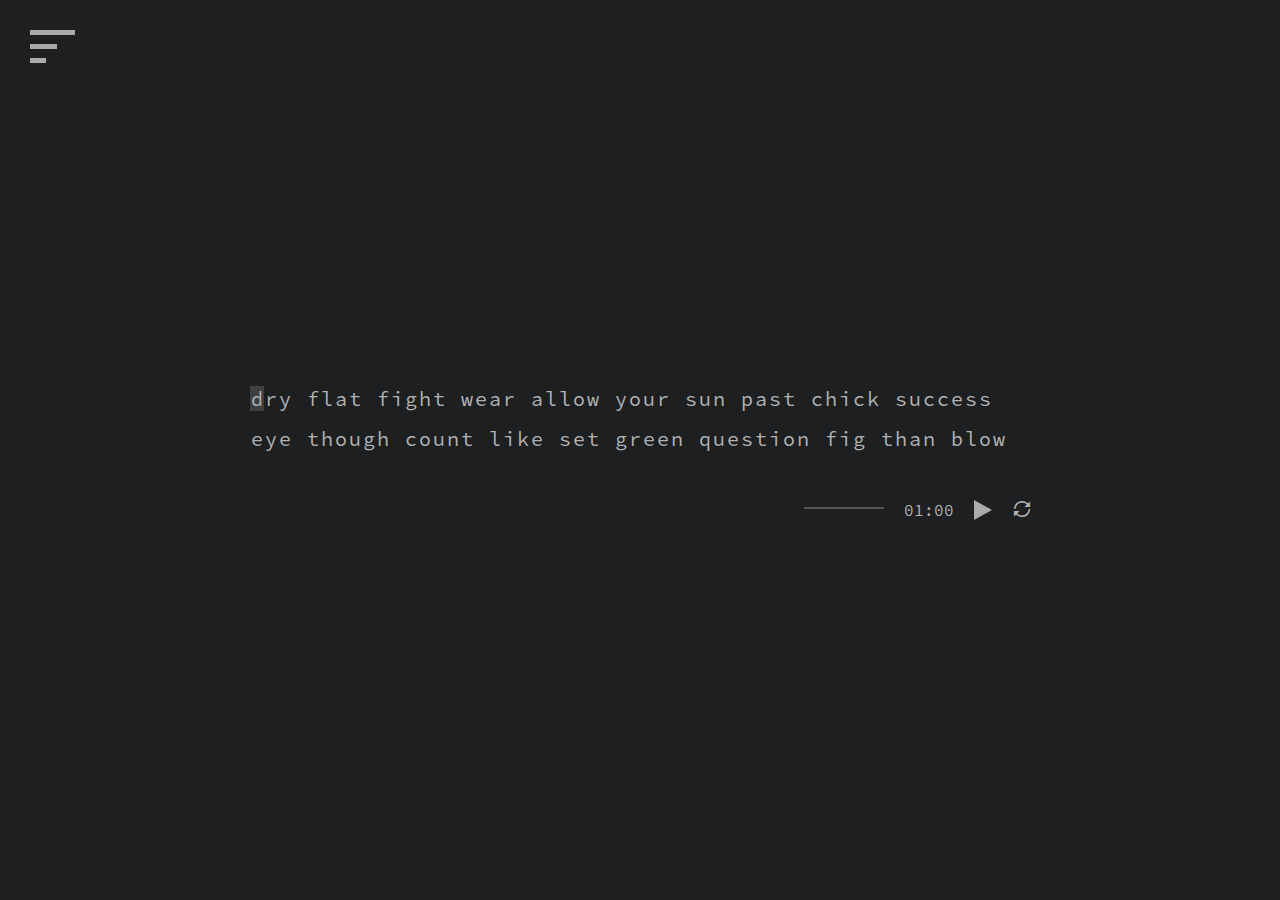
<file: index.html>
<!DOCTYPE html>
<html class="no-js">
<head>
    <meta charset="utf-8">
    <meta http-equiv="X-UA-Compatible" content="IE=edge">
    <title>打字練習</title>
    <meta name="viewport" content="width=device-width, initial-scale=1">
    <meta name="description" content="js 打字練習">
    <link rel='stylesheet' id='Reset-css' href='Reset.css' type='text/css' media='all' />
    <link rel="stylesheet" type="text/css" href="src/style.css">
    <link rel="stylesheet" href="main.css">
    <link rel="stylesheet" href="menu.css">
    <link rel="stylesheet" href="mouse.css">
    <link rel="stylesheet" href="keyboard.css">
</head>
<body class="dark">
    <aside id="menu">
        <div id="menu_icon_box">
            <a id="menu_icon" data-hover="hover">
                <i class="menu_icon_top"></i>
                <i class="menu_icon_middle"></i>
                <i class="menu_icon_bottom"></i>
            </a>
        </div>
        <div id="menu_box">
            <form id="modinput">
                <input type="radio" name="mod" value="mod1" id="mod1" checked><label for="mod1"
                    data-hover="hover2">英文單字</label>
                <input type="radio" name="mod" value="mod2" id="mod2"><label for="mod2" data-hover="hover2">隨機字母</label>
                <!-- <input type="radio" name="mod" value="mod3" id="mod3"><label for="mod3"
                    data-hover="hover2">中文單辭</label><br> -->

                <div id="BitCount">
                    最小字元:<input type="text" name="min" value="2" id="min"
                        oninput="value=value.replace(/[^\d]/g,'');if(value>20)value=20;if(value<1)value=1"
                        autocomplete="off"><br>
                    最大字元:<input type="text" name="max" value="6" id="max"
                        oninput="value=value.replace(/[^\d]/g,'');if(value>20)value=20;if(value<1)value=1"
                        autocomplete="off">
                </div>
                <div class="flexCenter">
                    <input type="checkbox" id="countdown" name="countdown" checked="checked" data-hover="hover2">
                    <label for="countdown" class="countdownBox">
                        <div class="one">計時模式</div>
                        <div class="two">自訂字數: </div>
                    </label>
                    <div id="TimeCD">
                        <span data-timeconfig="30" data-hover="hover3">30</span>／<span data-timeconfig="60"
                            data-hover="hover3" class="selected">60</span>／<span data-timeconfig="120"
                            data-hover="hover3">120</span>／<span data-timeconfig="180" data-hover="hover3">180</span>
                    </div>
                    <div id="WordCount">
                        <input type="text" name="article" value="90" id="article"
                            oninput="value=value.replace(/[^\d]/g,'')" autocomplete="off"><br>
                    </div>
                </div>
                <input type="submit" class="btn" value="確認" data-hover="hover">
                <div class="flexCenter">
                    <span>背景顏色</span>
                    <input type="checkbox" id="BColor">
                    <label id="Bgcolor" for="BColor" data-hover="hover3"></label>
                </div>
                <div>
                    <span>文字大小</span>
                    <input type="range" min="14" max="34" value="18" class="slider" id="fsRange" data-hover="hover2">
                </div>
                <div>
                    <span>鍵盤顯示</span>
                    <select id="keyboardMenu" data-hover="hover2">
                        <option value="1">無</option>
                        <!-- <option value="2">一般</option> -->
                        <option value="3">Chocolice</option>
                    </select>
                </div>
                <div>
                    <a href="./Chocolice/index.html" data-hover="hover2">Chocolice Show</a><br>
                    <a href="https://github.com/observersaber/observersaber.github.io" data-hover="hover2">github code</a>
                </div>
            </form>
        </div>
    </aside>

    <main id="midBox">
        <div id="main" class="loading">
            <p id="demo"></p>
        </div>
        <div id='headerIcon'>
            <div id="Electrocardiogram">
                <svg version="1.1" xmlns="http://www.w3.org/2000/svg" viewBox="0 0 20 10" id="eltd" width="80"
                    height="40">
                    <path style="fill:none;stroke:#aaa;stroke-width:.2;"
                        d="M 0 5 L 1 5 L 2 5 L 3 5 L 4 5 L 5 5 L 6 5 L 7 5 L 8 5 L 9 5 L 10 5 L 11 5 L 12 5 L 13 5 L 14 5 L 15 5 L 16 5 L 17 5 L 18 5 L 19 5 L 20 5">
                </svg>
            </div>
            <div id="timing"></div>
            <div id="PausePlay" data-hover="hover3">
                <div id="pause"></div>
                <div id="play"></div>
            </div>
            <div id="reload" type="button"><i class="icon-loop2" data-hover="hover3"></i></div>
        </div>
        <div id="wpm" style="display:none"></div>
        <div id="alicekeyboard">
            <div id="k27_0">
                <i>ESC</i>
            </div>
            <div id="k33_0">
                <i>PGUP</i>
            </div>
            <div id="k34_0">
                <i>PGDN</i>
            </div>
            <div id="k36_0">
                <i>HOME</i>
            </div>
            <div id="k35_0">
                <i>END</i>
            </div>
            <div id="k192_0">
                <i>~</i>
            </div>
            <div id="k49_0">
                <i>1</i>
            </div>
            <div id="k50_0">
                <i>2</i>
            </div>
            <div id="k51_0">
                <i>3</i>
            </div>
            <div id="k52_0">
                <i>4</i>
            </div>
            <div id="k53_0">
                <i>5</i>
            </div>
            <div id="k54_0">
                <i>6</i>
            </div>
            <div id="k55_0">
                <i>7</i>
            </div>
            <div id="k56_0">
                <i>8</i>
            </div>
            <div id="k57_0">
                <i>9</i>
            </div>
            <div id="k48_0">
                <i>0</i>
            </div>
            <div id="k189_0">
                <i>-</i>
            </div>
            <div id="k187_0">
                <i>=</i>
            </div>
            <div id="k8_0" class="U200">
                <i>Backspace</i>
            </div>
            <div id="k9_0" class="U150">
                <i>TAB</i>
            </div>
            <div id="k81_0">
                <i>Q</i>
            </div>
            <div id="k87_0">
                <i>W</i>
            </div>
            <div id="k69_0">
                <i>E</i>
            </div>
            <div id="k82_0">
                <i>R</i>
            </div>
            <div id="k84_0">
                <i>T</i>
            </div>
            <div id="k89_0">
                <i>Y</i>
            </div>
            <div id="k85_0">
                <i>U</i>
            </div>
            <div id="k73_0">
                <i>I</i>
            </div>
            <div id="k79_0">
                <i>O</i>
            </div>
            <div id="k80_0">
                <i>P</i>
            </div>
            <div id="k219_0">
                <i>{</i>
            </div>
            <div id="k221_0">
                <i>}</i>
            </div>
            <div id="k220_0" class="U150">
                <i>|</i>
            </div>
            <div id="k20_0" class="U175">
                <i>capslock</i>
            </div>
            <div id="k65_0">
                <i>A</i>
            </div>
            <div id="k83_0">
                <i>S</i>
            </div>
            <div id="k68_0">
                <i>D</i>
            </div>
            <div id="k70_0">
                <i>F</i>
            </div>
            <div id="k71_0">
                <i>G</i>
            </div>
            <div id="k72_0">
                <i>H</i>
            </div>
            <div id="k74_0">
                <i>J</i>
            </div>
            <div id="k75_0">
                <i>K</i>
            </div>
            <div id="k76_0">
                <i>L</i>
            </div>
            <div id="k186_0">
                <i>:</i>
            </div>
            <div id="k222_0">
                <i>"</i>
            </div>
            <div id="k13_0" class="U225">
                <i>Enter</i>
            </div>
            <div id="k16_1" class="U225">
                <i>Shift</i>
            </div>
            <div id="k90_0">
                <i>Z</i>
            </div>
            <div id="k88_0">
                <i>X</i>
            </div>
            <div id="k67_0">
                <i>C</i>
            </div>
            <div id="k86_0">
                <i>V</i>
            </div>
            <div id="k66_0">
                <i>B</i>
            </div>
            <div id="observer">
                <i></i>
            </div>
            <div id="k78_0">
                <i>N</i>
            </div>
            <div id="k77_0">
                <i>M</i>
            </div>
            <div id="k188_0">
                <i>&lt;</i>
            </div>
            <div id="k190_0">
                <i>></i>
            </div>
            <div id="k191_0">
                <i>?</i>
            </div>
            <div id="k38_0">
                <i>Up</i>
            </div>
            <div id="yee2" class="U175">
                <i></i>
            </div>
            <div id="k40_0">
                <i>Dowm</i>
            </div>
            <div id="k37_0">
                <i>Left</i>
            </div>
            <div id="k39_0">
                <i>Right</i>
            </div>
            <div id="k17_1" class="U125">
                <i>Ctrl</i>
            </div>
            <div id="k91_1" class="U125">
                <i>Win</i>
            </div>
            <div id="k18_1" class="U125">
                <i>Alt</i>
            </div>
            <div id="k32_0" class="U225">
                <i></i>
            </div>
            <div id="k16_2" class="U275">
                <i>Shift</i>
            </div>
            <div id="k17_2">
                <i>Ctrl</i>
            </div>
        </div>
    </main>
    <div id='cursorP' class='hidden'></div>
    <div id='cursor' class='hidden'></div>

    <script src="time.js"></script>
    <script src="menu.js"></script>
    <script src="getData.js"></script>
    <script src="key.js"></script>
    <script src="Electrocardiogram.js"></script>
    <script src="mouse.js"></script>
    <script src="keyboard.js"></script>
</body>

</html>
</file>
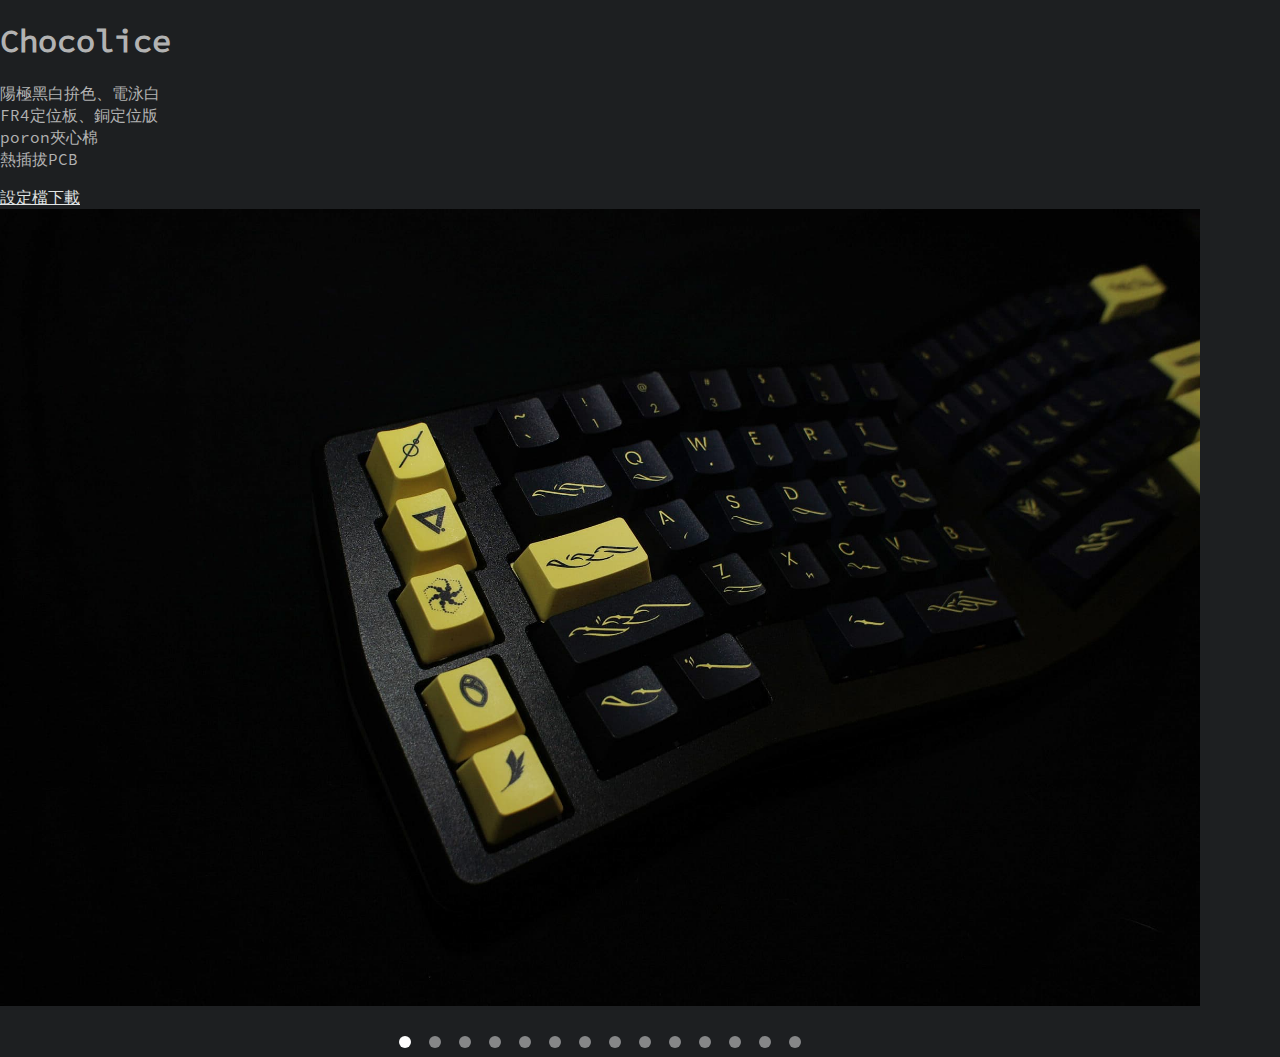
<file: Chocolice/index.html>
<!DOCTYPE html>
<html>

<head>
    <meta charset="utf-8">
    <meta http-equiv="X-UA-Compatible" content="IE=edge">
    <title>Chocolice</title>
    <meta name="description" content="">
    <meta name="viewport" content="width=device-width, initial-scale=1">
    <link rel="stylesheet" type="text/css" href="slide.css">
    <link rel="stylesheet" type="text/css" href="../src/style.css">
    <link rel="stylesheet" href="../main.css">
</head>

<body class="dark">
    <div>
        <h1>Chocolice</h1>
        <p>
            陽極黑白拚色、電泳白<br>
            FR4定位板、銅定位版<br>
            poron夾心棉<br>
            熱插拔PCB
        </p>
        <a href="Chocolice.json" download="Chocolice.json">設定檔下載</a>
    </div>
    <div id="slide">
        <div class='box'>
            <div><img src="./img/ch01.jpg"></div>
            <div><img src="./img/ch02.jpg"></div>
            <div><img src="./img/ch03.jpg"></div>
            <div><img src="./img/ch04.jpg"></div>
            <div><img src="./img/ch05.jpg"></div>
            <div><img src="./img/ch06.jpg"></div>
            <div><img src="./img/ch07.jpg"></div>
            <div><img src="./img/ch08.jpg"></div>
            <div><img src="./img/ch09.jpg"></div>
            <div><img src="./img/ch10.jpg"></div>
            <div><img src="./img/ch11.jpg"></div>
            <div><img src="./img/ch12.jpg"></div>
            <div><img src="./img/ch13.jpg"></div>
            <div><img src="./img/ch14.jpg"></div>

            <a class="next"></a>
            <a class="prev"></a>
        </div>
        <div class="nav"></div>
    </div>
    <script src="slide.js"></script>
</body>

</html>
</file>
<file: src/style.css>
@font-face {
  font-family: 'SourceCodePro';
  src:  url('fonts/SourceCodePro.woff2') format("woff2"),
    url('fonts/SourceCodePro.woff') format("woff"),
    url('fonts/SourceCodePro.ttf') format("truetype"),
    url('fonts/SourceCodePro.eot') format("embedded-opentype");
}

@font-face {
  font-family: 'icomoon';
  src:  url('fonts/icomoon.eot?xfzwnl');
  src:  url('fonts/icomoon.eot?xfzwnl#iefix') format('embedded-opentype'),
    url('fonts/icomoon.ttf?xfzwnl') format('truetype'),
    url('fonts/icomoon.woff?xfzwnl') format('woff'),
    url('fonts/icomoon.svg?xfzwnl#icomoon') format('svg');
  font-weight: normal;
  font-style: normal;
  font-display: block;
}

[class^="icon-"], [class*=" icon-"] {
  /* use !important to prevent issues with browser extensions that change fonts */
  font-family: 'icomoon' !important;
  speak: none;
  font-style: normal;
  font-weight: normal;
  font-variant: normal;
  text-transform: none;
  line-height: 1;

  /* Better Font Rendering =========== */
  -webkit-font-smoothing: antialiased;
  -moz-osx-font-smoothing: grayscale;
}

.icon-refresh:before {
  content: "\e900";
}
.icon-loop2:before {
  content: "\ea2e";
}
</file>
<file: main.css>
html, body {
    width: 100%;
    height: 100%;
    margin: 0;
    padding: 0;
}

body {
    font-family: 'Source Code Pro', 'SourceCodePro', Arial, Helvetica, sans-serif;
    transition: background .3s;
}

body.dark {
    background: #1d1f21;
    color: #b2b2b2;
}

body.light {
    background: #E0E0E0;
    color: #555;
}

* {
    box-sizing: border-box;
    user-select: none;
}

main {
    display: flex;
    align-content: center;
    flex-wrap: wrap;
    width: 100%;
    max-width: 800px;
    height: 100%;
    min-height: 800px;
    margin: 0 auto;
}

a {
    color: #e0e4e4;
}

#headerIcon {
    width: 100%;
    margin: 20px auto;
    display: flex;
    flex-direction: row;
    justify-content: flex-end;
}

#headerIcon>div {
    margin: 0 10px;
    align-self: center;
}

#main {
    position: relative;
    width: 100%;
    font-size: 20px;
    line-height: 2em;
    vertical-align: middle;
    padding: 1px 10px 0 10px;
    height: 6em;
    overflow: hidden;
}

.focus:after {
    content: "click or press any key to focus";
    display: flex;
    justify-content: center;
    align-items: center;
    position: absolute;
    top: 0;
    left: 0;
    width: 100%;
    height: 100%;
    backdrop-filter: blur(5px);
    color: #ec0
}

.loading:after {
    content: "";
    position: absolute;
    top: 0;
    left: 0;
    width: 100%;
    height: 100%;
    background: center no-repeat url("src/img/loading.svg");
}

#demo {
    white-space: pre-wrap;
    word-wrap: break-word;
    padding-top: 1.5em;
}

#main span {
    padding: 0 1px;
}

.foc {
    background: #a0a0a03f;
}

.correct {
    color: #98c379;
}

.wrong {
    color: #e05749;
    background-color: #a133333f;
}

#wpm {
    /* opacity: 0; */
    width: 250px;
    padding: 20px;
    /* background: #444; */
    line-height: 1.8em;
    margin: 20px auto 0 auto;
    transition: .3s;
}

#wpm>p {
    font-size: 2em;
    text-align: center
}

#PausePlay {
    position: relative;
    width: 20px;
    height: 20px;
    overflow: hidden;
}

#PausePlay>div {
    pointer-events: none;
}

#pause {
    position: relative;
    float: left;
    height: 20px;
    width: 0px;
    transition: width .3s;
}

#pause:after, #pause:before {
    position: absolute;
    content: '';
    height: 100%;
    width: 40%;
    background: #aaa;
    border-radius: 1%;
    left: 0;
    transition: .3s;
}

#pause:after {
    left: 60%;
}

#play {
    position: relative;
    float: left;
    opacity: 1;
    border-style: solid;
    border-width: 10px 0 10px 18px;
    border-color: transparent transparent transparent #aaa;
    transition: .3s;
}

/* #PausePlay:hover #pause:after,
#PausePlay:hover #pause:before {
    background: #ec0;
}

#PausePlay:hover #play {
    border-color: transparent transparent transparent #ec0;
} */

.playing #pause {
    width: 18px;
}

.playing #play {
    border-width: 10px 0 10px 0px;
}

/* #reload {
    cursor: pointer;
    transition: .3s
}

#reload:hover {
    color: #ec3;
} */
</file>
<file: menu.css>
#menu {
    position: absolute;
    z-index: 1;
    top: 0;
    left: 0;
    min-height: 100%;
    max-width: 100%;
    -webkit-touch-callout: none;
    -webkit-user-select: none;
    -khtml-user-select: none;
    -moz-user-select: none;
    -ms-user-select: none;
    user-select: none;
    background: #2d2f30;
}

main::after{
    content: "";
    display: none;
    position:absolute;
    top:0;
    left:0;
    width:100%;
    height:100%;
    backdrop-filter: blur(1px);
    /* pointer-events: none; */
    background: #00000000;
    transition: background 1s
}
#menu.on + main::after{
    display: block;
    background:#00000020;
}

#menu_icon_box {
    position: relative;
    width: 0;
    height: 85px;
    transition: 0s;
    transition-delay: .4s;
}

.on #menu_icon_box {
    width: 100%;
}

#menu_icon {
    position: absolute;
    left: 0%;
    display: block;
    width: 45px;
    height: 35px;
    margin: 30px;
    transition: 0s;
    transition-delay: .4s;
}

.on #menu_icon {
    left: 100%;
    margin-left: -85px;
}

#menu_icon i {
    position: absolute;
    display: block;
    pointer-events: none;
    height: 14%;
    background: #aaa;
    transition: opacity .5s;
    animation-duration: 1.4s;
    animation-fill-mode: forwards;
}

#menu_icon:hover i {
    opacity: 60%;
}

.menu_icon_top {
    top: 0;
    width: 100%;
    left: 0;
}

.menu_icon_middle {
    top: 40%;
    width: 60%;
    left: 0;
}

.menu_icon_bottom {
    top: 80%;
    width: 35%;
    left: 0;
}

.on .menu_icon_top {
    animation-name: top_open;
}

.on .menu_icon_middle {
    animation-name: middle_open;
    animation-delay: .1s;
}

.on .menu_icon_bottom {
    animation-name: bottom_open;
    animation-delay: .2s;
}

.off .menu_icon_top {
    width: 100%;
    left: 0;
    animation-name: top_off;
    animation-delay: .2s;
}

.off .menu_icon_middle {
    width: 60%;
    left: 40%;
    animation-name: middle_off;
    animation-delay: .1s;
}

.off .menu_icon_bottom {
    width: 35%;
    left: 65%;
    animation-name: bottom_off;
}

@keyframes top_open {
    30% {
        left: -100%;
        width: 0%;
    }

    100% {
        width: 100%;
        left: 0;
    }
}

@keyframes middle_open {
    30% {
        left: -100%;
        width: 0%;
    }

    100% {
        width: 60%;
        left: 40%;
    }
}

@keyframes bottom_open {
    30% {
        left: -100%;
        width: 0%;
    }

    100% {
        width: 35%;
        left: 65%;
    }
}

@keyframes top_off {
    30% {
        left: 200%;
        width: 0%;
    }

    100% {
        left: 0;
        width: 100%;
    }
}

@keyframes middle_off {
    30% {
        left: 200%;
        width: 0%;
    }

    100% {
        left: 0%;
        width: 60%;
    }
}

@keyframes bottom_off {
    30% {
        width: 0%;
        left: 200%;
    }

    100% {
        width: 35%;
        left: 0%;
    }
}

#menu_box {
    width: 0;
    transition: .9s;
    transition-delay: .2s;
    overflow: hidden;
}

.on #menu_box {
    width: 400px;
    min-width: 100%;
}

#modinput {
    width: 100%;
    margin: 30px 10px 0 10px;
    min-width: 340px;
    line-height: 3em;
    margin-left: 40px;
    color: #e0e4e4;
}

#modinput input[type="text"] {
    width: 80px;
    margin-left: 1em;
    font-size: .9em;
    text-align: center;
    color: #e0e4e4;
    background: none;
    /* border-bottom: 1.5px solid #e0e4e4; */
}

#modinput input[name="mod"] {
    -webkit-appearance: none;
    -moz-appearance: none;
    appearance: none;
    border-radius: 50%;
    width: 18px;
    height: 18px;
    border: 2px solid #999;
    transition: 0.2s all linear;
    outline: none;
    margin-right: 5px;
    position: relative;
    top: 4px;
}

#modinput input[name="mod"]:hover {
    border: 5px solid #fff;
}

#modinput input[name="mod"]:checked {
    border: 6px solid #fff;
}

#BColor {
    display: none;
}

.flexCenter {
    margin: 20px 0;
    display: flex;
    align-items: center;
}

#Bgcolor {
    display: block;
    position: relative;
    margin: 0 10px;
    height: 30px;
    width: 60px;
    border-radius: 70px;
    background: #1d1f21;
    transition: background .3s;

}

#Bgcolor:before {
    content: '';
    display: block;
    position: absolute;
    top: 5px;
    left: 5px;
    width: 20px;
    height: 20px;
    border-radius: 50%;
    background: #fafafa;
    transition: .3s;
}


#BColor:checked~#Bgcolor:before {
    left: 35px;
    background: #1d1f21;
}

#BColor:checked~#Bgcolor {
    background: #fafafa;
}


input[type=range] {
    -webkit-appearance: none;
    width: 120px;
}

input[type=range]:focus {
    outline: none;
}

input[type=range]::-webkit-slider-runnable-track {
    width: 100%;
    height: 4px;
    background: #fafafa;
}

input[type=range]::-webkit-slider-thumb {
    height: 16px;
    width: 16px;
    border-radius: 50%;
    background: #fafafa;
    border: 1px solid #000;
    -webkit-appearance: none;
    margin-top: -6px;
}

input[type=range]:focus::-webkit-slider-runnable-track {
    background: #555;
}

input[type=range]::-moz-range-track {
    width: 100%;
    height: 4px;
    background: #fafafa;
}

input[type=range]::-moz-range-thumb {
    height: 16px;
    width: 16px;
    border-radius: 50%;
    background: #fafafa;
    border: 1px solid #000;
}

input[type=range]::-ms-track {
    width: 100%;
    height: 4px;
    background: transparent;
    border-color: transparent;
    border-width: 16px 0;
    color: transparent;
}

input[type=range]::-ms-fill-lower {
    background: #555;
}

input[type=range]::-ms-fill-upper {
    background: #fafafa;
}

input[type=range]::-ms-thumb {
    height: 16px;
    width: 16px;
    border-radius: 50%;

    background: #fafafa;
    border: 1px solid #000;
}

input[type=range]:focus::-ms-fill-lower {
    background: #fafafa;
}

input[type=range]:focus::-ms-fill-upper {
    background: #fafafa;
}


input[type=submit] {
    padding: 10px;
    border-radius: 3px;
    line-height: 1em;
    background: none;
    border: .5px #aaa solid;
    color: #fafafa;
    transition: background 0.3s
}

input[type=submit]:hover {
    background: #92929240;
}


.countdownBox {
    display: block;
    width: 74px;
    height: 1em;
    position: relative;
    margin: 0 10px;
    transform-style: preserve-3d;
    transform-origin: .5em;
    transform: rotateX(90deg);
    transition: transform .5s;
}

.countdownBox>div {
    position: absolute;
    line-height: 1em;
    pointer-events: all;
}

.one {
    transform: translateZ(.5em);
}

.two {
    transform: rotateX(-90deg) translateZ(.5em);
}


#countdown:checked~.countdownBox {
    transform: rotateX(0deg);
}


#TimeCD {
    font-size: 14px;
    line-height: 14px;
    color: #666;
    display: none;
}

#TimeCD span {
    transition: .3s;
}

#TimeCD span.selected {
    color: #afafaf;
}

#TimeCD span:hover {
    color: #fff;
}

#countdown:checked~#TimeCD {
    /* visibility: visible; */
    display: block;
}


#BitCount {
    height: 0px;
    overflow: hidden;
    transition: height .3s;
    visibility: hidden;
}

#mod2:checked~#BitCount {
    height: 90px;
    visibility: visible;
}

#countdown:checked~#WordCount {
    visibility: hidden
}
</file>
<file: mouse.css>
* {
    cursor: none;
}

#cursor {
    position: fixed;
    pointer-events: none;
    width: 40px;
    height: 40px;
    transform: translate(-50%, -50%);
    border-style: solid;
    border-width: 1px;
    border-color: #fff;
    border-radius: 50%;
    z-index: 9999;
    mix-blend-mode: difference;
    opacity: 1;
    transition: 0.2s ease;
    transition-property: transform, width, height, opacity;
}

#cursorP {
    position: fixed;
    pointer-events: none;
    width: 12px;
    height: 12px;
    transform: translate(-50%, -50%);
    background: #fff;
    border-radius: 50%;
    z-index: 9998;
    mix-blend-mode: difference;
    transition: transform 0.35s ease;
}

#cursor.hidden,
#cursorP.hidden {
    opacity:0;
}

#cursor.active {
    transform: translate(-50%, -50%) scale(.75);
}

#cursorP.hover {
    transform: translate(-50%, -50%) scale(5);
}

#cursor.hover {
    transform: translate(-50%, -50%) scale(.5);
    opacity: 0
}

#cursorP.hover2 {
    opacity: 0
}

#cursor.hover2 {
    transform: translate(-50%, -50%) scale(.5);
}

#cursorP.hover3 {
    transform: translate(-50%, -50%) scale(2);
}

#cursor.hover3 {
    transform: translate(-50%, -50%) scale(.5);
    opacity: 0
}
</file>
<file: keyboard.css>
#alicekeyboard {
    position: relative;
    width: 100%;
    margin: 0 auto;
    padding-top: 32%;
    display: none;
}

#alicekeyboard>div {
    position: absolute;
    /* background: #ccc; */
    width: 5%;
    padding-top: 5%;

    border-radius: 10%;

    background: linear-gradient(180deg, #282828, #202020);

    box-shadow: 4px 8px 10px #0006;
    overflow: hidden;
    transition: margin .05s ease;

}

body.light #alicekeyboard>div {
    background: linear-gradient(180deg, #fff, #eaeaea);
}

body.light #alicekeyboard>div::before {
    background: linear-gradient(90deg, #f2f2f2, #fff);
    box-shadow: -10px -10px 10px rgba(255, 255, 255, 0.25),
        10px 5px 10px rgba(0, 0, 0, 0.15);
    border-left: 1px solid #fff4;
    border-bottom: 1px solid #fff4;
    border-top: 1px solid #fff9;
}

#alicekeyboard>div::before {
    content: '';
    position: absolute;
    top: 6%;
    left: 9%;
    bottom: 20%;
    right: 15%;
    background: linear-gradient(90deg, #232323, #4a4a4a);
    border-radius: 10%;
    box-shadow: -10px -10px 10px rgba(255, 255, 255, 0.25),
        10px 5px 10px rgba(0, 0, 0, 0.15);
    border-left: 1px solid #0004;
    border-bottom: 1px solid #0004;
    border-top: 1px solid #0009;
}

#alicekeyboard>div i {
    position: absolute;
    top: 8%;
    left: 15%;
    color: #fff;
    font-style: normal;
}

body.light #alicekeyboard>div i{
    color:#000
}

#alicekeyboard .U125 {
    width: 6.25%
}

#alicekeyboard .U125::before {
    left: 7.2%;
    right: 12%;
}

#alicekeyboard .U150 {
    width: 7.5%;
}

#alicekeyboard .U150::before {
    left: 6%;
    right: 10%;
}

#alicekeyboard .U175 {
    width: 8.75%;
}

#alicekeyboard .U175::before {
    left: 5.14%;
    right: 8.57%;
}

#alicekeyboard .U200 {
    width: 10%;
}

#alicekeyboard .U200::before {
    left: 4.5%;
    right: 7.5%;
}

#alicekeyboard .U225 {
    width: 11.25%;
}

#alicekeyboard .U225::before {
    left: 4%;
    right: 6.67%;
}

#alicekeyboard .U275 {
    width: 13.75%
}

#alicekeyboard .U275::before {
    left: 3.27%;
    right: 5.45%;
}


#alicekeyboard .down {
    margin-top: .6%;
}

/*key位置*/

#k27_0 {
    top: 0%;
    left: 3.5%;
}

#k33_0 {
    top: 17.3%;
    left: 2.25%;
}

#k34_0 {
    top: 34.6%;
    left: 1%;
}

#k36_0 {
    top: 54.2%;
    left: 0%;
}

#k35_0 {
    top: 71.5%;
    left: 0%;
}

/* -1 */

#k192_0 {
    top: 0%;
    left: 11.66%
}

#k49_0 {
    top: 0%;
    left: 17.2%
}

#k50_0 {
    top: 0%;
    left: 22.71%
}

#k51_0 {
    top: 2.4%;
    left: 28.55%;
}

#k52_0 {
    top: 5.4%;
    left: 34%;
}

#k53_0 {
    top: 8.4%;
    left: 39.45%;
}

#k54_0 {
    top: 11.4%;
    left: 44.9%;
}

#k55_0 {
    top: 10.6%;
    left: 52.8%;
}

#k56_0 {
    top: 7.6%;
    left: 58.24%;
}

#k57_0 {
    top: 4.6%;
    left: 63.68%;
}

#k48_0 {
    top: 1.6%;
    left: 69.12%;
}

#k189_0 {
    top: .5%;
    left: 75%;
}

#k187_0 {
    top: .5%;
    left: 80.5%
}

#k8_0 {
    width: 10.9%;
    top: .5%;
    left: 86%
}

/* -2 */

#k9_0 {
    width: 7.5%;
    top: 17.3%;
    left: 10.75%;
}

#k81_0 {
    top: 17.3%;
    left: 19.01%
}

#k87_0 {
    top: 18.15%;
    left: 24.91%;
}

#k69_0 {
    top: 21.15%;
    left: 30.36%;
}

#k82_0 {
    top: 24.15%;
    left: 35.81%;
}

#k84_0 {
    top: 27.15%;
    left: 41.26%;
}

#k89_0 {
    top: 29.05%;
    left: 51.09%;
}

#k85_0 {
    top: 26.05%;
    left: 56.53%;
}

#k73_0 {
    top: 23.05%;
    left: 61.97%;
}

#k79_0 {
    top: 20.05%;
    left: 67.41%;
}

#k80_0 {
    top: 18%;
    left: 73.2%
}

#k219_0 {
    top: 18%;
    left: 78.7%
}

#k221_0 {
    top: 18%;
    left: 84.2%
}

#k220_0 {
    width: 7.5%;
    top: 18%;
    left: 89.7%
}

/* -3 */

#k20_0 {
    width: 8.75%;
    top: 34.6%;
    left: 9.46%;
}

#k65_0 {
    top: 34.6%;
    left: 19%
}

#k83_0 {
    top: 35.8%;
    left: 24.95%;
}

#k68_0 {
    top: 38.8%;
    left: 30.4%;
}

#k70_0 {
    top: 41.8%;
    left: 35.85%;
}

#k71_0 {
    top: 44.8%;
    left: 41.3%;
}

#k72_0 {
    top: 45.3%;
    left: 53.4%;
}

#k74_0 {
    top: 42.3%;
    left: 58.84%;
}

#k75_0 {
    top: 39.3%;
    left: 64.28%;
}

#k76_0 {
    top: 36.3%;
    left: 69.72%;
}

#k186_0 {
    top: 35.1%;
    left: 75.58%;
}

#k222_0 {
    top: 35.1%;
    left: 81.06%;
}

#k13_0 {
    width: 11.25%;
    top: 35.1%;
    left: 86.6%;
}

/* -4 */

#k16_1 {
    width: 11.25%;
    top: 51.9%;
    left: 8.3%
}

#k90_0 {
    top: 51.9%;
    left: 20.75%;
}

#k88_0 {
    top: 54.3%;
    left: 26.7%;
}

#k67_0 {
    top: 57.3%;
    left: 32.15%;
}

#k86_0 {
    top: 60.3%;
    left: 37.6%;
}

#k66_0 {
    top: 63.3%;
    left: 43.05%;
}

#observer {
    top: 63.65%;
    left: 51.65%;
}

#k78_0 {
    top: 60.65%;
    left: 57.09%;
}

#k77_0 {
    top: 57.65%;
    left: 62.53%;
}

#k188_0 {
    top: 54.65%;
    left: 67.97%;
}

#k190_0 {
    top: 52.4%;
    left: 73.95%
}

#k191_0 {
    top: 52.4%;
    left: 79.48%
}

/*up*/

#k38_0 {
    top: 52.4%;
    left: 84.96%
}

#yee2 {
    width: 8.75%;
    top: 52.4%;
    left: 90.5%
}

/*------------------------- 底 */

/* 下 */

#k40_0 {
    top: 69.7%;
    left: 84.96%
}

/* 左 */

#k37_0 {
    top: 69.7%;
    left: 79.48%
}

/* 右 */

#k39_0 {
    top: 69.7%;
    left: 90.5%
}

/* ctrl win alt 左*/

#k17_1 {
    width: 6.25%;
    top: 69.7%;
    left: 8.31%
}

#k91_1 {
    width: 6.25%;
    top: 69.7%;
    left: 15.2%
}

#k18_1 {
    width: 6.25%;
    top: 73.5%;
    left: 29.1%;
}

/* 空白 */

#k32_0 {
    width: 11.25%;
    top: 78.8%;
    left: 35.8%;
}

#k16_2 {
    width: 13.75%;
    top: 78.3%;
    left: 52.65%;
}

#k17_2 {
    top: 72.8%;
    left: 66.8%;
}

#k51_0, #k52_0, #k53_0, #k54_0, #k87_0, #k69_0, #k82_0, #k84_0, #k83_0, #k68_0, #k70_0, #k71_0, #k88_0, #k67_0, #k86_0, #k66_0, #k18_1, #k32_0 {
    -moz-transform: rotate(10deg);
    -webkit-transform: rotate(10deg);
    -o-transform: rotate(10deg);
    -ms-transform: rotate(10deg);
    transform: rotate(10deg);
}

#k55_0, #k56_0, #k57_0, #k48_0, #k89_0, #k85_0, #k73_0, #k79_0, #k72_0, #k74_0, #k75_0, #k76_0, #observer, #k78_0, #k77_0, #k188_0, #k16_2, #k17_2 {
    -moz-transform: rotate(-10deg);
    -webkit-transform: rotate(-10deg);
    -o-transform: rotate(-10deg);
    -ms-transform: rotate(-10deg);
    transform: rotate(-10deg)
}
</file>
<file: Chocolice/slide.css>
#slide {
    width: 100%;
    max-width: 1200px;
}

#slide img{
    width:100%;
    pointer-events: none;
}

#slide>.box {
    position: relative;
    width: 100%;
    overflow: hidden;
    padding-bottom: 66.5%;
    cursor: grab
}

#slide>.box p {
    display: block;
    position: absolute;
    top: 0;
    left: 0
}

#slide>.box>div {
    position: absolute;
    background-repeat: no-repeat;
    background-position: center;
    background-size: cover;
    top: 0;
    left: 0;
    transform: translateX(100%);
    width: 100%;
    padding-bottom: 47.5%;
    transition: transform .25s linear;
    animation-duration: .25s;
    animation-timing-function: linear
}

@keyframes FIL {
    from {
        transform: translateX(-100%)
    }

    to {
        transform: translateX(0%)
    }
}

@keyframes FIR {
    from {
        transform: translateX(100%)
    }

    to {
        transform: translateX(0%)
    }
}

@keyframes FOL {
    from {
        transform: translateX(0%)
    }

    to {
        transform: translateX(-100%)
    }
}

@keyframes FOR {
    from {
        transform: translateX(0%)
    }

    to {
        transform: translateX(100%)
    }
}

.prev,
.next {
    display: block;
    position: absolute;
    top: 50%;
    cursor: pointer;
    width: 60px;
    padding-top: 60px;
    margin-top: -30px;
    opacity: .8;
    transition: opacity .4s, transform .4s
}

.prev {
    left: 0;
    transform: translateX(-100%)
}

.next {
    right: 0;
    transform: translateX(100%)
}

.prev:after,
.next:after {
    content: "";
    position: absolute;
    top: 0;
    margin: 25%;
    width: 50%;
    height: 50%
}

.prev:after {
    background: url(img/prev.svg) no-repeat center
}

.next:after {
    background: url(img/next.svg) no-repeat center
}

#slide:hover .prev,
#slide:hover .next {
    transform: translateX(0%)
}

.prev:hover,
.next:hover {
    opacity: 1
}

.dot {
    display: inline-block;
    vertical-align: top;
    position: relative;
    padding: 12px;
    margin: 3px;
    cursor: pointer;
}

.dot:after {
    content: "";
    display: block;
    position: absolute;
    top: 0;
    left: 0;
    width: 50%;
    height: 50%;
    margin: 25%;
    border-radius: 50%;
    background: #ffffff77;
    transition: background .2s linear;
}

.dot:hover:after {
    background: #fff;
}

.dotA:after {
    background: #fff;
}

.nav {
    display: inline-block;
    position: relative;
    width: 100%;
    margin: 0 auto;
    margin-top: 20px;
    text-align: center
}

#slide .btn {
    display: inline-block;
    padding: .4em .6em;
    color: #fff;
    background: #000;
    transition: .5s;
    border-radius: 3px;
    margin: .2em;
    opacity: .4
}

#slide .btn:hover {
    opacity: 1
}
</file>
